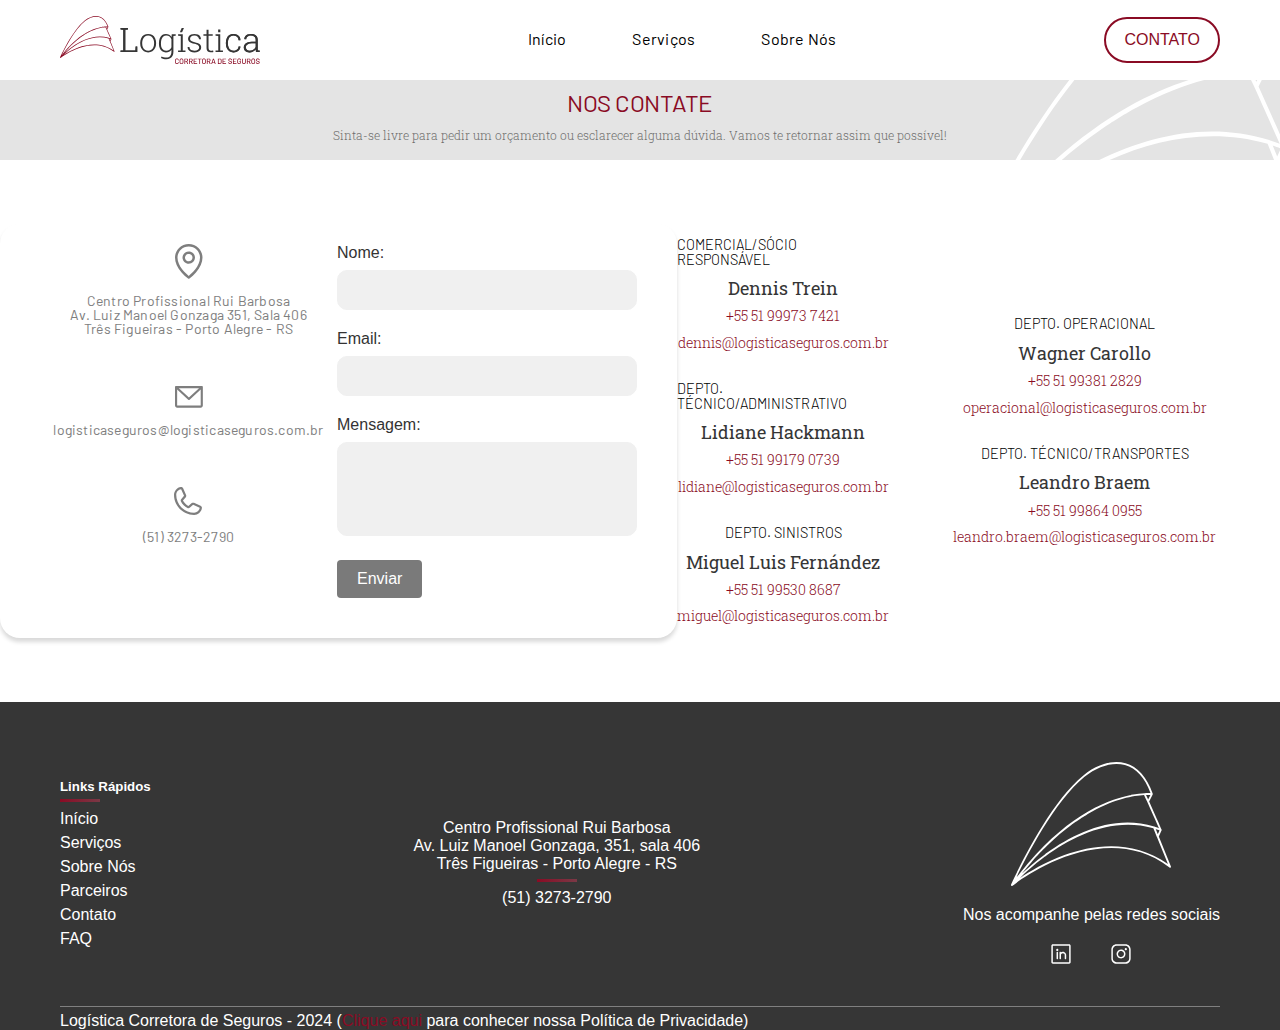
<file: contato.html>
<!DOCTYPE html>
<html lang="pt-BR">
  <head>
    <meta charset="UTF-8" />
    <meta
      name="viewport"
      content="width=device-width, initial-scale=1.0, maximum-scale=1.0, user-scalable=no"
    />
    <link rel="stylesheet" href="/styles/base/global.css" />
    <link rel="preconnect" href="https://fonts.googleapis.com" />
    <link rel="preconnect" href="https://fonts.gstatic.com" crossorigin />
    <link
      href="https://fonts.googleapis.com/css2?family=Barlow:ital,wght@0,100;0,200;0,300;0,400;0,500;0,600;0,700;0,800;0,900;1,100;1,200;1,300;1,400;1,500;1,600;1,700;1,800;1,900&family=Roboto+Slab:wght@100..900&display=swap"
      rel="stylesheet"
    />
    <title>Logística Corretora de Seguros</title>
  </head>
  <body>
    <header class="header" id="header">
      <div class="header__inner">
        <a href="index.html" class="header__logo">
          <img
            src="images/logo.svg"
            alt="Logo da Logística Corretora de Seguros"
          />
        </a>
        <button class="header__menu-button" aria-label="Abrir menu">
          <img src="/images/ph--list.svg" alt="" />
        </button>
        <nav class="header__nav">
          <ul class="font-b-regular-16 color-gray-1">
            <li><a href="index.html">Início</a></li>
            <li><a href="servico-item.html">Serviços</a></li>
            <li><a href="sobre-nos.html">Sobre Nós</a></li>
          </ul>
        </nav>
        <a id="btn-contact" class="header__contact-button" href="contato.html">
          Contato
        </a>
      </div>
    </header>
    <main>
      <div class="banner">
        <div class="contact-title">
          <h2 class="font-b-regular-24 color--red">NOS CONTATE</h2>
          <p class="font-r-light-12 color--gray-11">
            Sinta-se livre para pedir um orçamento ou esclarecer alguma dúvida.
            Vamos te retornar assim que possível!
          </p>
        </div>
      </div>
      <div class="division">
        <div class="frame-form contact">
          <div class="info-contact">
            <div>
              <img
                class="info-icon"
                src="/images/localizacao-icon.svg"
                alt="Ícone de localização"
              />
              <span class="color--gray-8 font-b-regular-14"
                >Centro Profissional Rui Barbosa<br />Av. Luiz Manoel Gonzaga
                351, Sala 406<br />Três Figueiras - Porto Alegre - RS
              </span>
            </div>
            <div>
              <img
                class="info-icon"
                src="/images/email-icon.svg"
                alt="Ícone de email"
              />
              <span class="color--gray-8 font-b-regular-14"
                >logisticaseguros@logisticaseguros.com.br</span
              >
            </div>
            <div>
              <img
                class="info-icon"
                src="/images/telefone-icon.svg"
                alt="ícone de telefone"
              />
              <span class="color--gray-8 font-b-regular-14"
                >(51) 3273-2790</span
              >
            </div>
          </div>

          <form
            id="contact-form"
            class="form form--contact"
            action="https://formsubmit.co/f171843264f13be89097cabdf741a46b"
            method="POST"
          >
            <div class="form__group">
              <label class="form__label" for="name">Nome:</label>
              <input
                class="form__input"
                type="text"
                id="name"
                name="name"
                required
              />
            </div>
            <div class="form__group">
              <label class="form__label" for="email">Email:</label>
              <input
                class="form__input"
                type="email"
                id="email"
                name="email"
                required
              />
            </div>
            <div class="form__group">
              <label class="form__label" for="message">Mensagem:</label>
              <textarea
                class="form__textarea"
                id="message"
                name="message"
                rows="4"
                required
              ></textarea>
            </div>
            <div class="form__group">
              <button class="form__button" type="submit">Enviar</button>
            </div>
          </form>
        </div>
        <div class="contact-grid">
          <div class="contact-first-column">
            <div class="contact-employee">
              <span>COMERCIAL/SÓCIO RESPONSÁVEL</span>
              <span>Dennis Trein</span>
              <span
                ><a
                  href="#"
                  onclick="copyToClipboard(event, '+55 51 99973 7421')"
                  >+55 51 99973 7421</a
                ></span
              >
              <span
                ><a href="mailto:dennis@logisticaseguros.com.br"
                  >dennis@logisticaseguros.com.br</a
                ></span
              >
            </div>
            <div class="contact-employee">
              <span>DEPTO. TÉCNICO/ADMINISTRATIVO</span>
              <span>Lidiane Hackmann</span>
              <span
                ><a
                  href="#"
                  onclick="copyToClipboard(event, '+55 51 99179 0739')"
                  >+55 51 99179 0739</a
                ></span
              >
              <span
                ><a href="mailto:lidiane@logisticaseguros.com.br"
                  >lidiane@logisticaseguros.com.br</a
                ></span
              >
            </div>
            <div class="contact-employee">
              <span>DEPTO. SINISTROS</span>
              <span>Miguel Luis Fernández</span>
              <span
                ><a
                  href="#"
                  onclick="copyToClipboard(event, '+55 51 99530 8687')"
                  >+55 51 99530 8687</a
                ></span
              >
              <span
                ><a href="mailto:miguel@logisticaseguros.com.br"
                  >miguel@logisticaseguros.com.br</a
                ></span
              >
            </div>
          </div>
          <div class="contact-second-column">
            <div class="contact-employee">
              <span>DEPTO. OPERACIONAL</span>
              <span>Wagner Carollo</span>
              <span
                ><a
                  href="#"
                  onclick="copyToClipboard(event, '+55 51 99381 2829')"
                  >+55 51 99381 2829</a
                ></span
              >
              <span
                ><a href="mailto:operacional@logisticaseguros.com.br"
                  >operacional@logisticaseguros.com.br</a
                ></span
              >
            </div>
            <div class="contact-employee">
              <span>DEPTO. TÉCNICO/TRANSPORTES</span>
              <span>Leandro Braem</span>
              <span
                ><a
                  href="#"
                  onclick="copyToClipboard(event, '+55 51 99864 0955')"
                  >+55 51 99864 0955</a
                ></span
              >
              <span
                ><a href="mailto:leandro.braem@logisticaseguros.com.br"
                  >leandro.braem@logisticaseguros.com.br</a
                ></span
              >
            </div>
          </div>
        </div>
      </div>
    </main>
    <footer class="footer">
      <div class="footer__content">
        <div class="footer__links">
          <h5 class="footer__title">Links Rápidos</h5>
          <span class="footer__separator"></span>
          <ul class="footer__list">
            <li class="footer__item">
              <a href="index.html" class="footer__link">Início</a>
            </li>
            <li class="footer__item">
              <a href="servico-item.html" class="footer__link">Serviços</a>
            </li>
            <li class="footer__item">
              <a href="sobre-nos.html" class="footer__link">Sobre Nós</a>
            </li>
            <li class="footer__item">
              <a href="index.html#parceiros" class="footer__link">Parceiros</a>
            </li>
            <li class="footer__item">
              <a href="contato.html" class="footer__link">Contato</a>
            </li>
            <li class="footer__item">
              <a href="index.html#faq" class="footer__link">FAQ</a>
            </li>
          </ul>
        </div>
        <div class="footer__info">
          <p class="footer__address">
            Centro Profissional Rui Barbosa<br />
            Av. Luiz Manoel Gonzaga, 351, sala 406<br />
            Três Figueiras - Porto Alegre - RS
          </p>
          <span class="footer__separator"></span>
          <p class="footer__phone">(51) 3273-2790</p>
        </div>
        <div class="footer__social-media">
          <img
            id="footer__logo"
            src="/images/logo-simples-branco.svg"
            alt="Logo"
          />
          <span class="footer__social-text"
            >Nos acompanhe pelas redes sociais</span
          >
          <div class="footer__social-icons">
            <a href="https://www.linkedin.com/in/dennis-trein-488a8723/">
              <img
                src="/images/linkedin.svg"
                alt="LinkedIn"
                class="footer__social-icon"
            /></a>
            <a
              href="https://www.instagram.com/logisticaseguros/?igsh=MXF0MXo5d2phZjd3ag%3D%3D#"
            >
              <img
                src="/images/instagram.svg"
                alt="Instagram"
                class="footer__social-icon"
            /></a>
          </div>
        </div>
      </div>
      <span class="footer__privacy">
        Logística Corretora de Seguros - 2024 (<a
          href=""
          class="color--red footer__privacy-link"
          >Clique aqui
        </a>
        &nbsp;para conhecer nossa Política de Privacidade)
      </span>
    </footer>

    <script src="/scripts/header.js"></script>
    <script src="/scripts/general.js"></script>

    <style>
      .copy-notification {
        position: absolute;
        background-color: #333;
        color: #fff;
        padding: 5px 10px;
        border-radius: 5px;
        font-size: 12px;
        display: none;
        z-index: 1000;
      }

      .copy-notification.visible {
        display: block;
      }
    </style>
  </body>
</html>
</file>
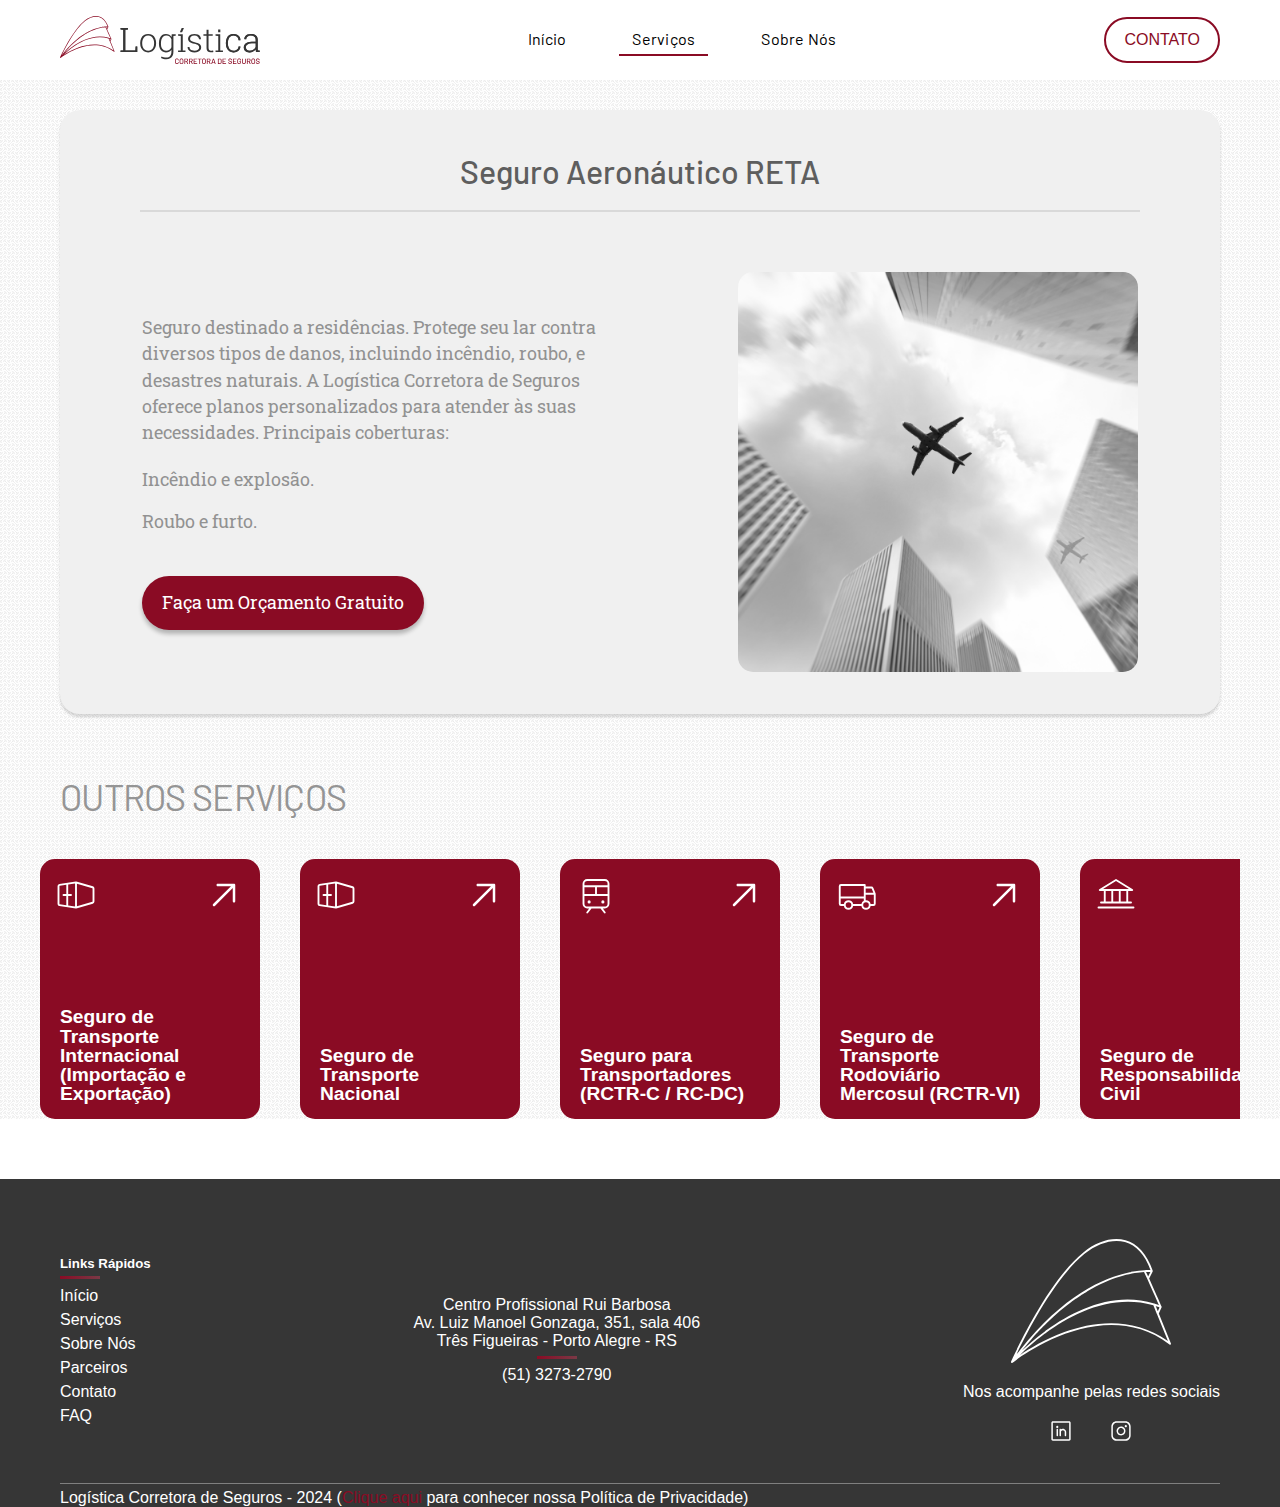
<file: servico-item.html>
<!DOCTYPE html>
<html lang="pt-BR">
  <head>
    <meta charset="UTF-8" />
    <meta
      name="viewport"
      content="width=device-width, initial-scale=1.0, maximum-scale=1.0, user-scalable=no"
    />
    <link rel="stylesheet" href="/styles/base/global.css" />
    <link rel="preconnect" href="https://fonts.googleapis.com" />
    <link rel="preconnect" href="https://fonts.gstatic.com" crossorigin />
    <link
      href="https://fonts.googleapis.com/css2?family=Barlow:ital,wght@0,100;0,200;0,300;0,400;0,500;0,600;0,700;0,800;0,900;1,100;1,200;1,300;1,400;1,500;1,600;1,700;1,800;1,900&family=Roboto+Slab:wght@100..900&display=swap"
      rel="stylesheet"
    />
    <title>Logística Corretora de Seguros</title>
  </head>
  <body>
    <header class="header" id="header">
      <div class="header__inner">
        <a href="index.html" class="header__logo">
          <img
            src="images/logo.svg"
            alt="Logo da Logística Corretora de Seguros"
          />
        </a>
        <button class="header__menu-button" aria-label="Abrir menu">
          <img src="/images/ph--list.svg" alt="" />
        </button>
        <nav class="header__nav">
          <ul class="font-b-regular-16 color-gray-1">
            <li><a href="index.html">Início</a></li>
            <li><a href="servico-item.html">Serviços</a></li>
            <li><a href="sobre-nos.html">Sobre Nós</a></li>
          </ul>
        </nav>
        <a id="btn-contact" class="header__contact-button" href="contato.html">
          Contato
        </a>
      </div>
    </header>
    <main>
      <div class="bg-service">
        <div class="service__frame">
          <h2 class="color--gray-10 font-b-medium-40">
            Seguro Aeronáutico RETA
          </h2>
          <span></span>
          <div class="service__frame-grid">
            <div class="service__frame-content font-r-regular-16 color--gray-9">
              <p>
                Seguro destinado as aeronaves executivas e comerciais. Seguro
                direcionado principalmente as aeronaves executivas com ampla
                proteção tanto em solo quanto no ar. A Logística Corretora de
                Seguros possui uma das maiores carteiras de Seguro de
                Responsabilidade Civil - RETA do Estado do Rio Grande do Sul.
                Esta condição se deve a parceria realizada com uma das maiores
                seguradoras do Brasil e com vários aeroclubes e entidades do
                segmento. Principais coberturas:
              </p>

              <a class="btn-r-fill font-b-button" href="contato.html"
                >Faça um Orçamento Gratuito</a
              >
            </div>
            <img
              class="service__frame-img"
              src="images/low-angle-view-skyscrapers 1.png"
              alt=""
            />
          </div>
        </div>
        <div class="outros-servicos__frame">
          <h3 class="outros-servicos color--gray font-b-regular-36">
            Outros Serviços
          </h3>
          <ul class="card-list-alternative">
            <li>
              <div>
                <a href="servico-item.html?service=transporte-ien">
                  <div class="card">
                    <div class="card-icons">
                      <img
                        src="images/ph--shipping-container-light.svg"
                        alt=""
                      />
                      <img src="images/seta-diagonal.svg" alt="" />
                    </div>
                    <span
                      >Seguro de Transporte Internacional (Importação e
                      Exportação)</span
                    >
                  </div>
                </a>
              </div>
            </li>
            <li>
              <div>
                <a href="servico-item.html?service=transporte-nac">
                  <div class="card">
                    <div class="card-icons">
                      <img
                        src="images/ph--shipping-container-light.svg"
                        alt=""
                      />
                      <img src="images/seta-diagonal.svg" alt="" />
                    </div>
                    <span>Seguro de Transporte Nacional</span>
                  </div>
                </a>
              </div>
            </li>
            <li>
              <a href="servico-item.html?service=transporte-rctr-c">
                <div class="card">
                  <div class="card-icons">
                    <img src="images/ph--train-light.svg" alt="" />
                    <img src="images/seta-diagonal.svg" alt="" />
                  </div>
                  <span>Seguro para Transportadores (RCTR-C / RC-DC) </span>
                </div>
              </a>
            </li>
            <li>
              <a href="servico-item.html?service=transporte-rodoviario">
                <div class="card">
                  <div class="card-icons">
                    <img src="images/ph--truck-light.svg" alt="" />
                    <img src="images/seta-diagonal.svg" alt="" />
                  </div>
                  <span
                    >Seguro de Transporte Rodoviário Mercosul (RCTR-VI)</span
                  >
                </div>
              </a>
            </li>
            <li>
              <a href="servico-item.html?service=responsabilidade">
                <div class="card">
                  <div class="card-icons">
                    <img src="images/ph--bank-light.svg" alt="" />
                    <img src="images/seta-diagonal.svg" alt="" />
                  </div>
                  <span>Seguro de Responsabilidade Civil</span>
                </div>
              </a>
            </li>
            <li>
              <a href="servico-item.html?service=aeronautico">
                <div class="card">
                  <div class="card-icons">
                    <img src="images/ph--airplane-tilt-light.svg" alt="" />
                    <img src="images/seta-diagonal.svg" alt="" />
                  </div>
                  <span>Seguro Aeronáutico RETA</span>
                </div>
              </a>
            </li>
            <li>
              <a href="servico-item.html?service=riscos-patrimoniais">
                <div class="card">
                  <div class="card-icons">
                    <img src="images/ph--coins-light.svg" alt="" />
                    <img src="images/seta-diagonal.svg" alt="" />
                  </div>
                  <span
                    >Riscos Patrimoniais, Comércio, Serviços e Condomínio</span
                  >
                </div>
              </a>
            </li>
            <li>
              <a href="servico-item.html?service=seguro-vida">
                <div class="card">
                  <div class="card-icons">
                    <img src="images/ph--heartbeat-light.svg" alt="" />
                    <img src="images/seta-diagonal.svg" alt="" />
                  </div>
                  <span>Seguro de Vida em Grupo e Acidentes Pessoais</span>
                </div>
              </a>
            </li>
            <li>
              <a href="servico-item.html?service=riscos-ambientais">
                <div class="card">
                  <div class="card-icons">
                    <img src="images/ph--tree-palm-light.svg" alt="" />
                    <img src="images/seta-diagonal.svg" alt="" />
                  </div>
                  <span>Riscos Ambientais de Transportes</span>
                </div>
              </a>
            </li>
            <li>
              <a href="servico-item.html?service=maquinas-equipamentos">
                <div class="card">
                  <div class="card-icons">
                    <img src="images/ph--washing-machine-light.svg" alt="" />
                    <img src="images/seta-diagonal.svg" alt="" />
                  </div>
                  <span>Máquinas e Equipamentos</span>
                </div>
              </a>
            </li>
            <li>
              <a href="servico-item.html?service=seguro-residencial">
                <div class="card">
                  <div class="card-icons">
                    <img src="images/ph--house-light.svg" alt="" />
                    <img src="images/seta-diagonal.svg" alt="" />
                  </div>
                  <span>Seguro Residencial</span>
                </div></a
              >
            </li>
            <li>
              <a href="servico-item.html?service=seguro-automovel"
                ><div class="card">
                  <div class="card-icons">
                    <img src="images/ph--car-light.svg" alt="" />
                    <img src="images/seta-diagonal.svg" alt="" />
                  </div>
                  <span>Seguro de Automóvel</span>
                </div></a
              >
            </li>
            <li>
              <a href="servico-item.html?service=seguro-viagem"
                ><div class="card">
                  <div class="card-icons">
                    <img src="images/ph--person-simple-hike-light.svg" alt="" />
                    <img src="images/seta-diagonal.svg" alt="" />
                  </div>

                  <span>Seguro Viagem</span>
                </div></a
              >
            </li>
            <li>
              <a href="servico-item.html?service=seguro-equipamentos-portateis"
                ><div class="card">
                  <div class="card-icons">
                    <img
                      src="images/ph--device-tablet-camera-light.svg"
                      alt=""
                    />
                    <img src="images/seta-diagonal.svg" alt="" />
                  </div>
                  <span>Seguro de Equipamentos Portáteis</span>
                </div></a
              >
            </li>
          </ul>
        </div>
      </div>
    </main>
    <footer class="footer">
      <div class="footer__content">
        <div class="footer__links">
          <h5 class="footer__title">Links Rápidos</h5>
          <span class="footer__separator"></span>
          <ul class="footer__list">
            <li class="footer__item">
              <a href="index.html" class="footer__link">Início</a>
            </li>
            <li class="footer__item">
              <a href="servico-item.html" class="footer__link">Serviços</a>
            </li>
            <li class="footer__item">
              <a href="sobre-nos.html" class="footer__link">Sobre Nós</a>
            </li>
            <li class="footer__item">
              <a href="index.html#parceiros" class="footer__link">Parceiros</a>
            </li>
            <li class="footer__item">
              <a href="contato.html" class="footer__link">Contato</a>
            </li>
            <li class="footer__item">
              <a href="index.html#faq" class="footer__link">FAQ</a>
            </li>
          </ul>
        </div>
        <div class="footer__info">
          <p class="footer__address">
            Centro Profissional Rui Barbosa<br />
            Av. Luiz Manoel Gonzaga, 351, sala 406<br />
            Três Figueiras - Porto Alegre - RS
          </p>
          <span class="footer__separator"></span>
          <p class="footer__phone">(51) 3273-2790</p>
        </div>
        <div class="footer__social-media">
          <img
            id="footer__logo"
            src="/images/logo-simples-branco.svg"
            alt="Logo"
          />
          <span class="footer__social-text"
            >Nos acompanhe pelas redes sociais</span
          >
          <div class="footer__social-icons">
            <a href="https://www.linkedin.com/in/dennis-trein-488a8723/">
              <img
                src="/images/linkedin.svg"
                alt="LinkedIn"
                class="footer__social-icon"
            /></a>
            <a
              href="https://www.instagram.com/logisticaseguros/?igsh=MXF0MXo5d2phZjd3ag%3D%3D#"
            >
              <img
                src="/images/instagram.svg"
                alt="Instagram"
                class="footer__social-icon"
            /></a>
          </div>
        </div>
      </div>
      <span class="footer__privacy">
        Logística Corretora de Seguros - 2024 (<a
          href=""
          class="color--red footer__privacy-link"
          >Clique aqui
        </a>
        &nbsp;para conhecer nossa Política de Privacidade)
      </span>
    </footer>

    <script src="/scripts/header.js"></script>
    <script src="/scripts/cards.js"></script>
  </body>
</html>
</file>
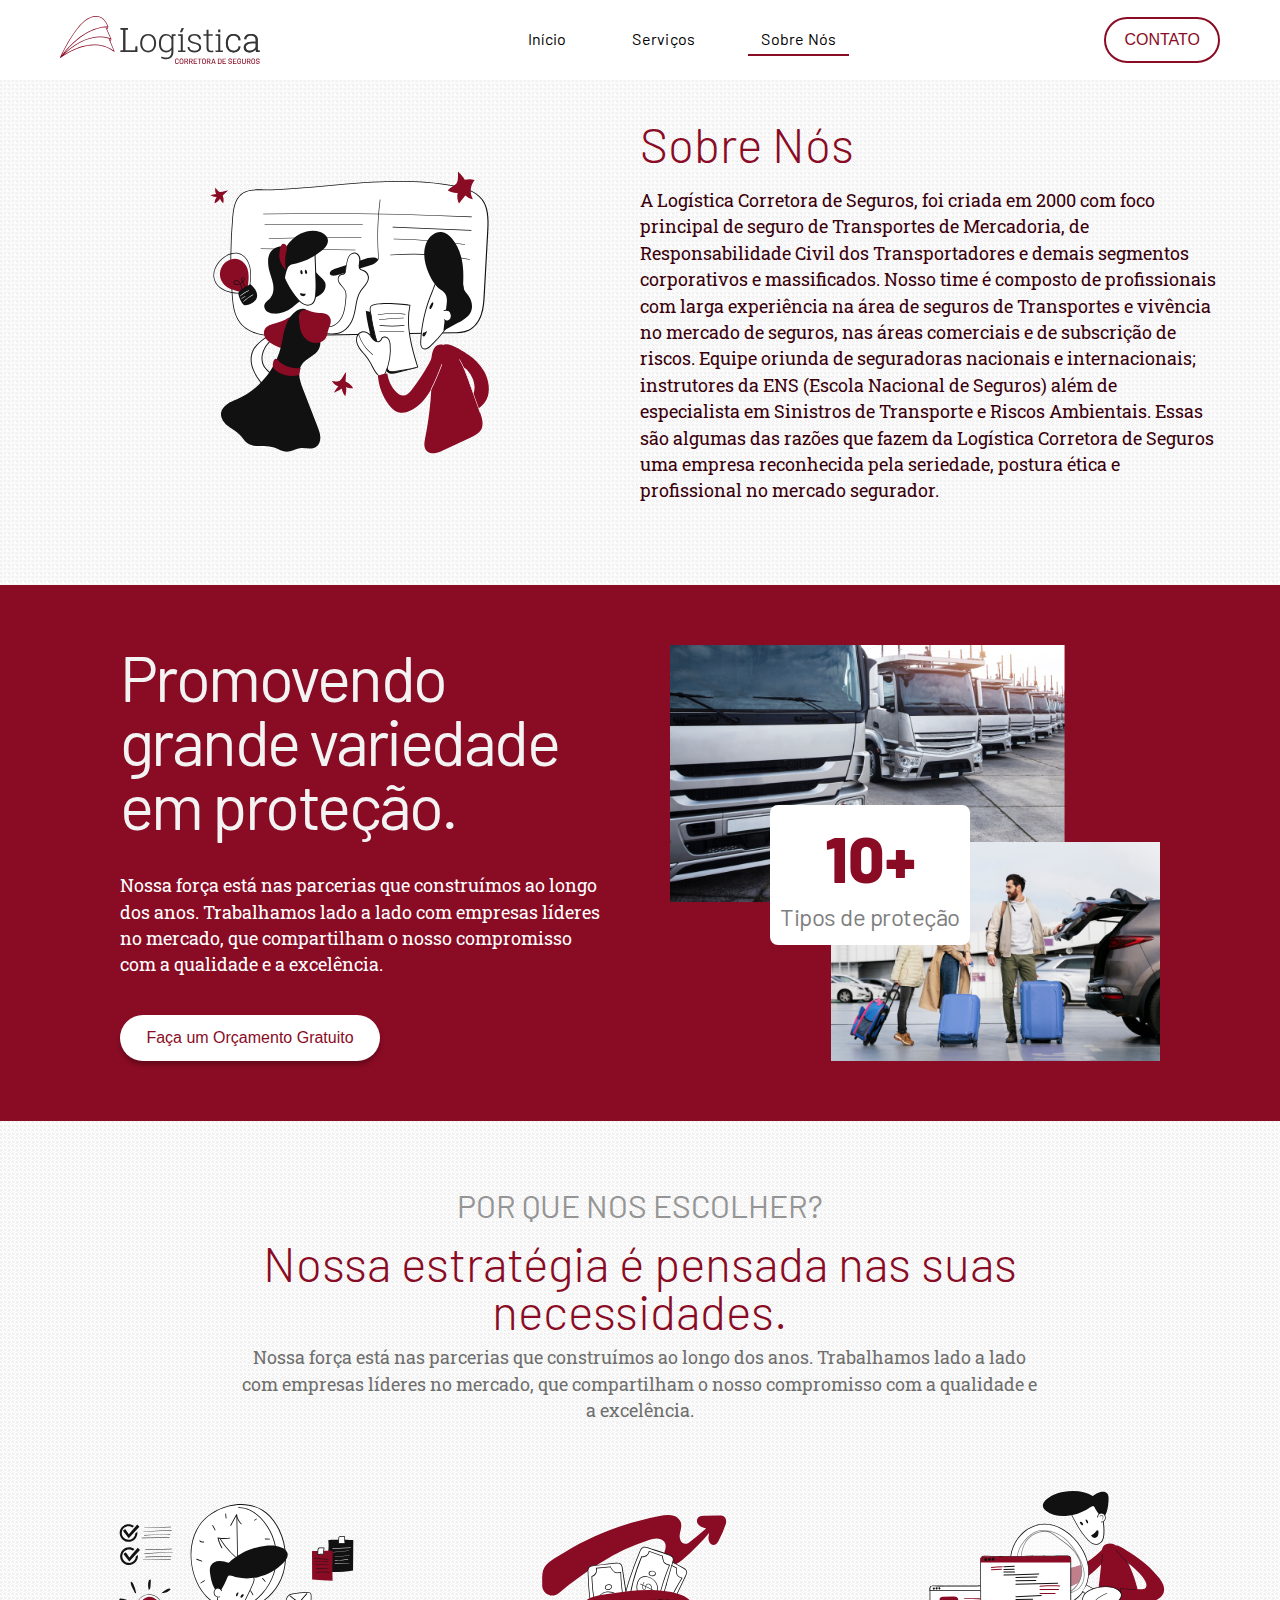
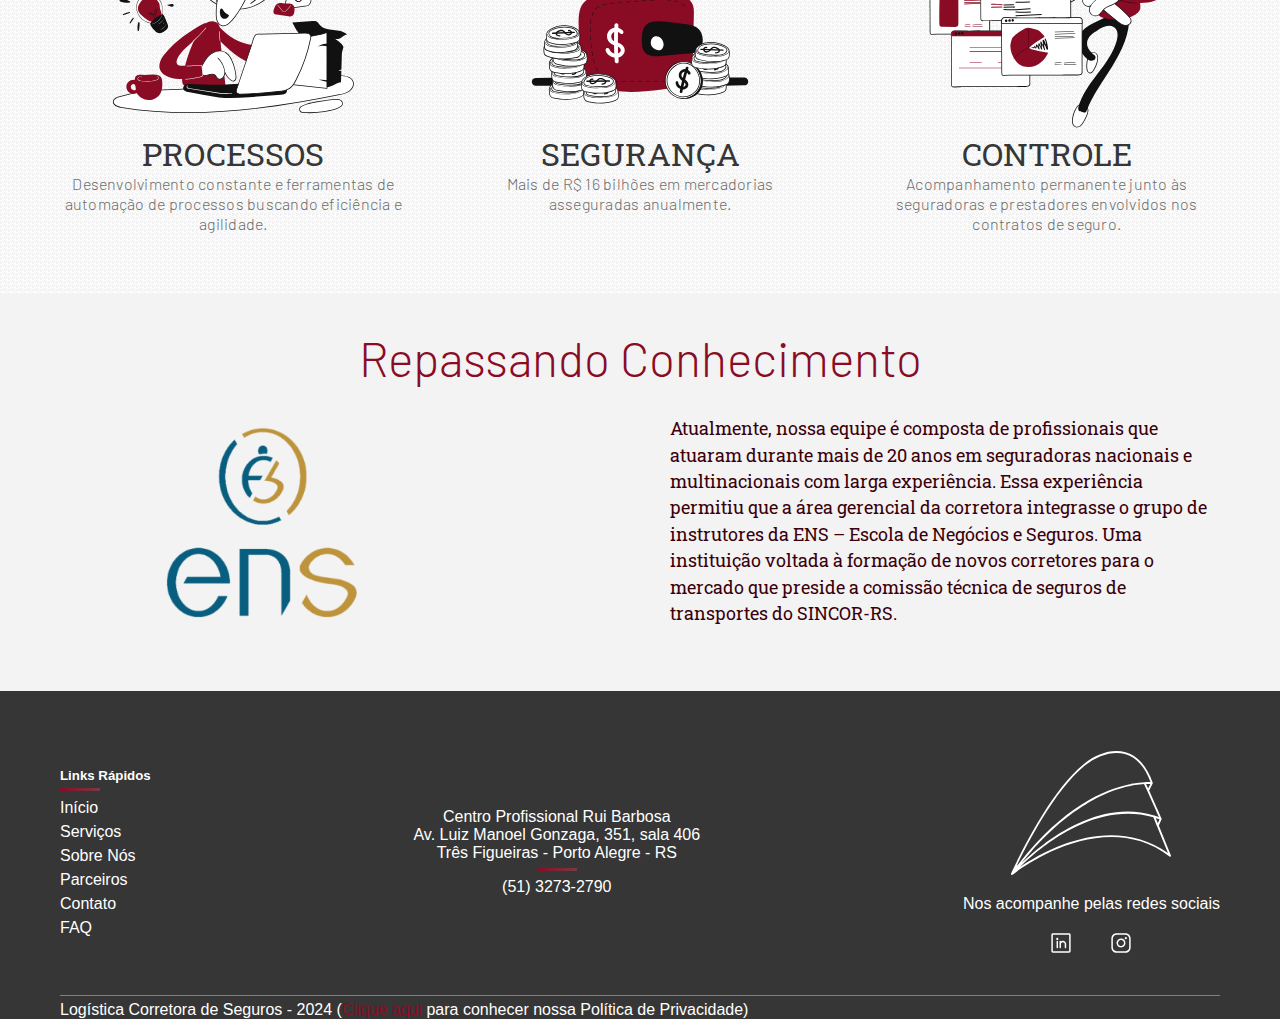
<file: sobre-nos.html>
<!DOCTYPE html>
<html lang="pt-BR">
  <head>
    <meta charset="UTF-8" />
    <meta
      name="viewport"
      content="width=device-width, initial-scale=1.0, maximum-scale=1.0, user-scalable=no"
    />
    <link rel="stylesheet" href="/styles/base/global.css" />
    <link rel="preconnect" href="https://fonts.googleapis.com" />
    <link rel="preconnect" href="https://fonts.gstatic.com" crossorigin />
    <link
      href="https://fonts.googleapis.com/css2?family=Barlow:ital,wght@0,100;0,200;0,300;0,400;0,500;0,600;0,700;0,800;0,900;1,100;1,200;1,300;1,400;1,500;1,600;1,700;1,800;1,900&family=Roboto+Slab:wght@100..900&display=swap"
      rel="stylesheet"
    />
    <title>Logística Corretora de Seguros</title>
  </head>
  <body>
    <header class="header" id="header">
      <div class="header__inner">
        <a href="index.html" class="header__logo">
          <img
            src="images/logo.svg"
            alt="Logo da Logística Corretora de Seguros"
          />
        </a>
        <button class="header__menu-button" aria-label="Abrir menu">
          <img src="/images/ph--list.svg" alt="" />
        </button>
        <nav class="header__nav">
          <ul class="font-b-regular-16 color-gray-1">
            <li><a href="index.html">Início</a></li>
            <li><a href="servico-item.html">Serviços</a></li>
            <li><a href="sobre-nos.html">Sobre Nós</a></li>
          </ul>
        </nav>
        <a id="btn-contact" class="header__contact-button" href="contato.html">
          Contato
        </a>
      </div>
    </header>

    <main>
      <article class="sobre-nos">
        <div class="sobre-nos-grid">
          <div>
            <img src="/images/collaboration.svg" alt="" />
          </div>
          <div>
            <h3 class="font-b-light-48 color--red">Sobre Nós</h3>
            <p class="color--red-dark font-r-regular-16">
              A Logística Corretora de Seguros, foi criada em 2000 com foco
              principal de seguro de Transportes de Mercadoria, de
              Responsabilidade Civil dos Transportadores e demais segmentos
              corporativos e massificados. Nosso time é composto de
              profissionais com larga experiência na área de seguros de
              Transportes e vivência no mercado de seguros, nas áreas comerciais
              e de subscrição de riscos. Equipe oriunda de seguradoras nacionais
              e internacionais; instrutores da ENS (Escola Nacional de Seguros)
              além de especialista em Sinistros de Transporte e Riscos
              Ambientais. Essas são algumas das razões que fazem da Logística
              Corretora de Seguros uma empresa reconhecida pela seriedade,
              postura ética e profissional no mercado segurador.
            </p>
          </div>
        </div>
      </article>
      <article class="sobre-nos-validacao">
        <div class="sobre-nos-validacao-grid">
          <div class="sobre-nos-validacao-grid__conteudo">
            <h3 class="font-b-light-64 color--gray-5">
              Promovendo grande variedade em proteção.
            </h3>
            <p class="font-r-regular-16 color--white">
              Nossa força está nas parcerias que construímos ao longo dos anos.
              Trabalhamos lado a lado com empresas líderes no mercado, que
              compartilham o nosso compromisso com a qualidade e a excelência.
            </p>
            <a href="/contato.html" class="btn-w-fill"
              >Faça um Orçamento Gratuito</a
            >
          </div>
          <div class="sobre-nos-validacao__imagem">
            <div class="sobre-nos-validacao__stamp">
              <span class="color--red font-b-black-64">10+</span>
              <span class="font-b-regular-24 color--gray-8"
                >Tipos de proteção</span
              >
            </div>
            <img src="/images/validacao-sobre-nos.png" alt="" />
          </div>
        </div>
      </article>
      <article class="sobre-nos-porque-nos">
        <div class="sobre-nos-porque-nos-titulo">
          <h4 class="font-b-regular-40 color--gray">POR QUE NOS ESCOLHER?</h4>
          <h3 class="font-b-light-48 color--red">
            Nossa estratégia é pensada nas suas<br />
            necessidades.
          </h3>
          <p class="color--gray-11 font-r-regular-16">
            Nossa força está nas parcerias que construímos ao longo dos anos.
            Trabalhamos lado a lado com empresas líderes no mercado, que
            compartilham o nosso compromisso com a qualidade e a excelência.
          </p>
        </div>
        <ul class="sobre-nos-porque-nos__conteudo">
          <li>
            <img src="/images/Working Productively 1 1.svg" alt="" />
            <div>
              <h4 class="font-r-regular-32 color--gray-1">PROCESSOS</h4>
              <p class="font-b-light-16 color--gray-11">
                Desenvolvimento constante e ferramentas de automação de
                processos buscando eficiência e agilidade.
              </p>
            </div>
          </li>
          <li>
            <img src="/images/Savings 3 1.svg" alt="" />
            <div>
              <h4 class="font-r-regular-32 color--gray-1">SEGURANÇA</h4>
              <p class="font-b-light-16 color--gray-11">
                Mais de R$ 16 bilhões em mercadorias asseguradas anualmente.
              </p>
            </div>
          </li>
          <li>
            <img src="/images/Searching 3 1.svg" alt="" />
            <div>
              <h4 class="font-r-regular-32 color--gray-1">CONTROLE</h4>
              <p class="font-b-light-16 color--gray-11">
                Acompanhamento permanente junto às seguradoras e prestadores
                envolvidos nos contratos de seguro.
              </p>
            </div>
          </li>
        </ul>
      </article>
      <article class="sobre-nos-conhecimento">
        <h3 class="sobre-nos-conhecimento__titulo font-b-light-48 color--red">
          Repassando Conhecimento
        </h3>
        <div class="sobre-nos-conhecimento__grid">
          <img src="/images/ens.png" alt="" />
          <p class="color--red-dark font-r-regular-16">
            Atualmente, nossa equipe é composta de profissionais que atuaram
            durante mais de 20 anos em seguradoras nacionais e multinacionais
            com larga experiência. Essa experiência permitiu que a área
            gerencial da corretora integrasse o grupo de instrutores da ENS –
            Escola de Negócios e Seguros. Uma instituição voltada à formação de
            novos corretores para o mercado que preside a comissão técnica de
            seguros de transportes do SINCOR-RS.
          </p>
        </div>
      </article>
    </main>
    <footer class="footer">
      <div class="footer__content">
        <div class="footer__links">
          <h5 class="footer__title">Links Rápidos</h5>
          <span class="footer__separator"></span>
          <ul class="footer__list">
            <li class="footer__item">
              <a href="index.html" class="footer__link">Início</a>
            </li>
            <li class="footer__item">
              <a href="servico-item.html" class="footer__link">Serviços</a>
            </li>
            <li class="footer__item">
              <a href="sobre-nos.html" class="footer__link">Sobre Nós</a>
            </li>
            <li class="footer__item">
              <a href="index.html#parceiros" class="footer__link">Parceiros</a>
            </li>
            <li class="footer__item">
              <a href="contato.html" class="footer__link">Contato</a>
            </li>
            <li class="footer__item">
              <a href="index.html#faq" class="footer__link">FAQ</a>
            </li>
          </ul>
        </div>
        <div class="footer__info">
          <p class="footer__address">
            Centro Profissional Rui Barbosa<br />
            Av. Luiz Manoel Gonzaga, 351, sala 406<br />
            Três Figueiras - Porto Alegre - RS
          </p>
          <span class="footer__separator"></span>
          <p class="footer__phone">(51) 3273-2790</p>
        </div>
        <div class="footer__social-media">
          <img
            id="footer__logo"
            src="/images/logo-simples-branco.svg"
            alt="Logo"
          />
          <span class="footer__social-text"
            >Nos acompanhe pelas redes sociais</span
          >
          <div class="footer__social-icons">
            <a href="https://www.linkedin.com/in/dennis-trein-488a8723/">
              <img
                src="/images/linkedin.svg"
                alt="LinkedIn"
                class="footer__social-icon"
            /></a>
            <a
              href="https://www.instagram.com/logisticaseguros/?igsh=MXF0MXo5d2phZjd3ag%3D%3D#"
            >
              <img
                src="/images/instagram.svg"
                alt="Instagram"
                class="footer__social-icon"
            /></a>
          </div>
        </div>
      </div>
      <span class="footer__privacy">
        Logística Corretora de Seguros - 2024 (<a
          href=""
          class="color--red footer__privacy-link"
          >Clique aqui
        </a>
        &nbsp;para conhecer nossa Política de Privacidade)
      </span>
    </footer>

    <script src="/scripts/header.js"></script>
  </body>
</html>
</file>
<file: styles/base/global.css>
@import url(/styles/base/reset.css);
@import url(/styles/base/cores.css);
@import url(/styles/base/tipografia.css);
@import url(/styles/componentes/botoes.css);
@import url(/styles/componentes/footer.css);
@import url(/styles/componentes/header.css);
@import url(/styles/paginas-estilos/index/hero-section.css);
@import url(/styles/paginas-estilos/index/nossos-servicos.css);
@import url(/styles/componentes/card.css);
@import url(/styles/paginas-estilos/index/parceiros.css);
@import url(/styles/paginas-estilos/index/validacao.css);
@import url(/styles/paginas-estilos/index/processo.css);
@import url(/styles/paginas-estilos/index/orcamento-footer.css);
@import url(/styles/paginas-estilos/index/faq.css);
@import url(/styles/paginas-estilos/contato/contato.css);
@import url(/styles/paginas-estilos/contato/formulario.css);
@import url(/styles/paginas-estilos/servicos/servico-item.css);
@import url(/styles/paginas-estilos/sobre-nos/sobre-nos.css);
@import url(/styles/base/whatsapp.css);
</file>
